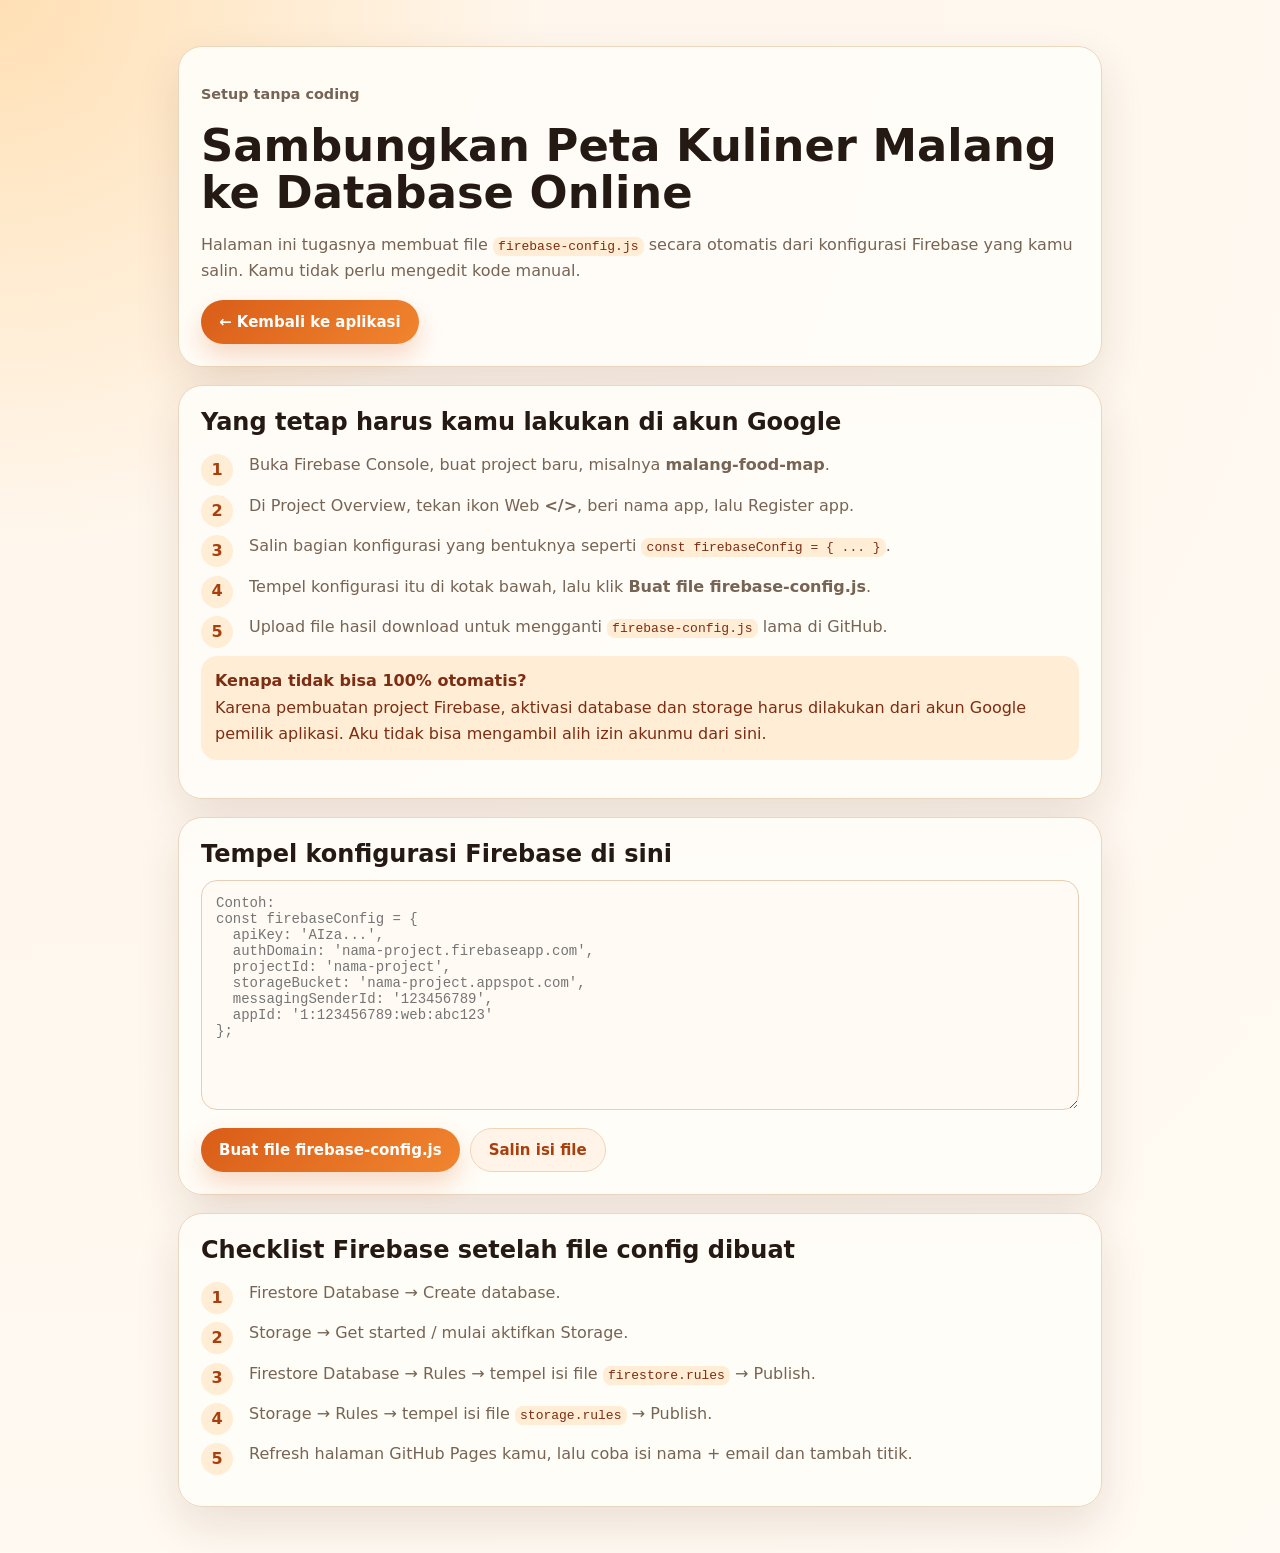
<file: setup-wizard.html>
<!doctype html>
<html lang="id">
<head>
  <meta charset="utf-8" />
  <meta name="viewport" content="width=device-width, initial-scale=1" />
  <title>Setup Wizard Firebase - Peta Kuliner Malang</title>
  <style>
    :root { --bg:#fff7ed; --card:#fffdf8; --text:#251913; --muted:#766454; --accent:#d95d18; --line:#ead7bf; }
    * { box-sizing:border-box; }
    body { margin:0; font-family:Inter, system-ui, -apple-system, Segoe UI, sans-serif; color:var(--text); background:radial-gradient(circle at top left,#ffe0b5,var(--bg) 34rem,#fffaf3); }
    main { width:min(980px, 100%); margin:0 auto; padding:28px; }
    .card { margin:18px 0; padding:22px; border:1px solid var(--line); border-radius:24px; background:rgba(255,253,248,.94); box-shadow:0 18px 45px rgba(83,45,18,.12); }
    h1 { margin:0 0 8px; font-size:clamp(1.8rem,4vw,2.8rem); line-height:1.05; }
    h2 { margin:0 0 12px; }
    p, li { color:var(--muted); line-height:1.65; }
    code { padding:.13rem .32rem; border-radius:8px; background:#ffedd5; color:#7c2d12; }
    textarea { width:100%; min-height:230px; padding:14px; border:1px solid #e8ceb4; border-radius:16px; background:#fffaf4; font:14px ui-monospace, SFMono-Regular, Consolas, monospace; color:#2b211b; outline:none; }
    textarea:focus { border-color:rgba(217,93,24,.7); box-shadow:0 0 0 4px rgba(217,93,24,.12); }
    button, a.button { display:inline-flex; align-items:center; justify-content:center; gap:8px; min-height:44px; padding:0 18px; border:0; border-radius:999px; color:white; background:linear-gradient(135deg,var(--accent),#f1852f); font:800 15px Inter, system-ui, sans-serif; text-decoration:none; cursor:pointer; box-shadow:0 12px 24px rgba(217,93,24,.22); }
    .ghost { color:#a83f0d; background:#fff4e7; border:1px solid #f1d5bb; box-shadow:none; }
    .row { display:flex; gap:10px; flex-wrap:wrap; align-items:center; }
    .ok { padding:12px 14px; border-radius:16px; background:#dcfce7; color:#14532d; }
    .warn { padding:12px 14px; border-radius:16px; background:#ffedd5; color:#7c2d12; }
    .error { padding:12px 14px; border-radius:16px; background:#ffe4e6; color:#881337; }
    .steps { counter-reset:step; list-style:none; padding:0; }
    .steps li { position:relative; padding-left:48px; margin:14px 0; }
    .steps li::before { counter-increment:step; content:counter(step); position:absolute; left:0; top:2px; width:32px; height:32px; display:grid; place-items:center; border-radius:50%; background:#ffedd5; color:#a83f0d; font-weight:900; }
    .small { font-size:.9rem; }
    .hidden { display:none !important; }
  </style>
</head>
<body>
  <main>
    <section class="card">
      <p class="small"><strong>Setup tanpa coding</strong></p>
      <h1>Sambungkan Peta Kuliner Malang ke Database Online</h1>
      <p>Halaman ini tugasnya membuat file <code>firebase-config.js</code> secara otomatis dari konfigurasi Firebase yang kamu salin. Kamu tidak perlu mengedit kode manual.</p>
      <div class="row">
        <a class="button ghost" href="index.html">← Kembali ke aplikasi</a>
      </div>
    </section>

    <section class="card">
      <h2>Yang tetap harus kamu lakukan di akun Google</h2>
      <ol class="steps">
        <li>Buka Firebase Console, buat project baru, misalnya <strong>malang-food-map</strong>.</li>
        <li>Di Project Overview, tekan ikon Web <strong>&lt;/&gt;</strong>, beri nama app, lalu Register app.</li>
        <li>Salin bagian konfigurasi yang bentuknya seperti <code>const firebaseConfig = { ... }</code>.</li>
        <li>Tempel konfigurasi itu di kotak bawah, lalu klik <strong>Buat file firebase-config.js</strong>.</li>
        <li>Upload file hasil download untuk mengganti <code>firebase-config.js</code> lama di GitHub.</li>
      </ol>
      <p class="warn"><strong>Kenapa tidak bisa 100% otomatis?</strong><br />Karena pembuatan project Firebase, aktivasi database dan storage harus dilakukan dari akun Google pemilik aplikasi. Aku tidak bisa mengambil alih izin akunmu dari sini.</p>
    </section>

    <section class="card">
      <h2>Tempel konfigurasi Firebase di sini</h2>
      <textarea id="configInput" spellcheck="false" placeholder="Contoh:
const firebaseConfig = {
  apiKey: 'AIza...',
  authDomain: 'nama-project.firebaseapp.com',
  projectId: 'nama-project',
  storageBucket: 'nama-project.appspot.com',
  messagingSenderId: '123456789',
  appId: '1:123456789:web:abc123'
};"></textarea>
      <p id="status" class="small"></p>
      <div class="row">
        <button id="generateButton" type="button">Buat file firebase-config.js</button>
        <button id="copyButton" class="ghost" type="button">Salin isi file</button>
      </div>
    </section>

    <section id="outputCard" class="card hidden">
      <h2>Hasil file</h2>
      <p class="ok">File siap. Download lalu upload ke GitHub repository kamu, ganti file <code>firebase-config.js</code> lama.</p>
      <textarea id="output" readonly spellcheck="false"></textarea>
      <div class="row">
        <button id="downloadButton" type="button">Download firebase-config.js</button>
      </div>
    </section>

    <section class="card">
      <h2>Checklist Firebase setelah file config dibuat</h2>
      <ol class="steps">
        <li>Firestore Database → Create database.</li>
        <li>Storage → Get started / mulai aktifkan Storage.</li>
        <li>Firestore Database → Rules → tempel isi file <code>firestore.rules</code> → Publish.</li>
        <li>Storage → Rules → tempel isi file <code>storage.rules</code> → Publish.</li>
        <li>Refresh halaman GitHub Pages kamu, lalu coba isi nama + email dan tambah titik.</li>
      </ol>
    </section>
  </main>

  <script>
    const input = document.getElementById('configInput');
    const status = document.getElementById('status');
    const outputCard = document.getElementById('outputCard');
    const output = document.getElementById('output');
    const generateButton = document.getElementById('generateButton');
    const downloadButton = document.getElementById('downloadButton');
    const copyButton = document.getElementById('copyButton');

    generateButton.addEventListener('click', () => {
      try {
        const config = parseFirebaseConfig(input.value);
        validateConfig(config);
        const js = makeConfigFile(config);
        output.value = js;
        outputCard.classList.remove('hidden');
        status.className = 'ok';
        status.textContent = 'Berhasil membaca konfigurasi. File firebase-config.js sudah bisa didownload.';
      } catch (error) {
        status.className = 'error';
        status.textContent = error.message;
      }
    });

    copyButton.addEventListener('click', async () => {
      if (!output.value) generateButton.click();
      if (!output.value) return;
      await navigator.clipboard.writeText(output.value);
      status.className = 'ok';
      status.textContent = 'Isi file sudah disalin.';
    });

    downloadButton.addEventListener('click', () => {
      const blob = new Blob([output.value], { type: 'text/javascript;charset=utf-8' });
      const url = URL.createObjectURL(blob);
      const a = document.createElement('a');
      a.href = url;
      a.download = 'firebase-config.js';
      document.body.appendChild(a);
      a.click();
      a.remove();
      URL.revokeObjectURL(url);
    });

    function parseFirebaseConfig(text) {
      const trimmed = String(text || '').trim();
      if (!trimmed) throw new Error('Kotaknya masih kosong. Tempel konfigurasi Firebase dulu.');

      const objectMatch = trimmed.match(/firebaseConfig\s*=\s*(\{[\s\S]*?\})\s*;?/);
      let objectText = objectMatch ? objectMatch[1] : trimmed;

      if (!objectText.startsWith('{')) {
        const braceStart = trimmed.indexOf('{');
        const braceEnd = trimmed.lastIndexOf('}');
        if (braceStart >= 0 && braceEnd > braceStart) objectText = trimmed.slice(braceStart, braceEnd + 1);
      }

      try {
        const normalized = objectText
          .replace(/([,{]\s*)([A-Za-z0-9_]+)\s*:/g, '$1"$2":')
          .replace(/'/g, '"')
          .replace(/,\s*}/g, '}');
        return JSON.parse(normalized);
      } catch (jsonError) {
        try {
          return Function('"use strict"; return (' + objectText + ');')();
        } catch (evalError) {
          throw new Error('Konfigurasi belum terbaca. Pastikan yang ditempel bentuknya const firebaseConfig = { ... }; dari Firebase Console.');
        }
      }
    }

    function validateConfig(config) {
      const required = ['apiKey', 'authDomain', 'projectId', 'storageBucket', 'messagingSenderId', 'appId'];
      const missing = required.filter((key) => !config[key]);
      if (missing.length) throw new Error('Ada data yang kurang: ' + missing.join(', ') + '. Salin ulang konfigurasi dari Firebase.');
      if (!String(config.apiKey).startsWith('AIza')) throw new Error('apiKey terlihat tidak lengkap. Salin konfigurasi Firebase Web App, bukan konfigurasi Android/iOS.');
    }

    function makeConfigFile(config) {
      return `// File ini dibuat otomatis oleh setup-wizard.html\n// Jangan taruh password di sini. Firebase config ini hanya identitas project web.\n\nwindow.MALANG_FOOD_MAP_FIREBASE_CONFIG = ${JSON.stringify(config, null, 2)};\n`;
    }
  </script>
</body>
</html>
</file>
